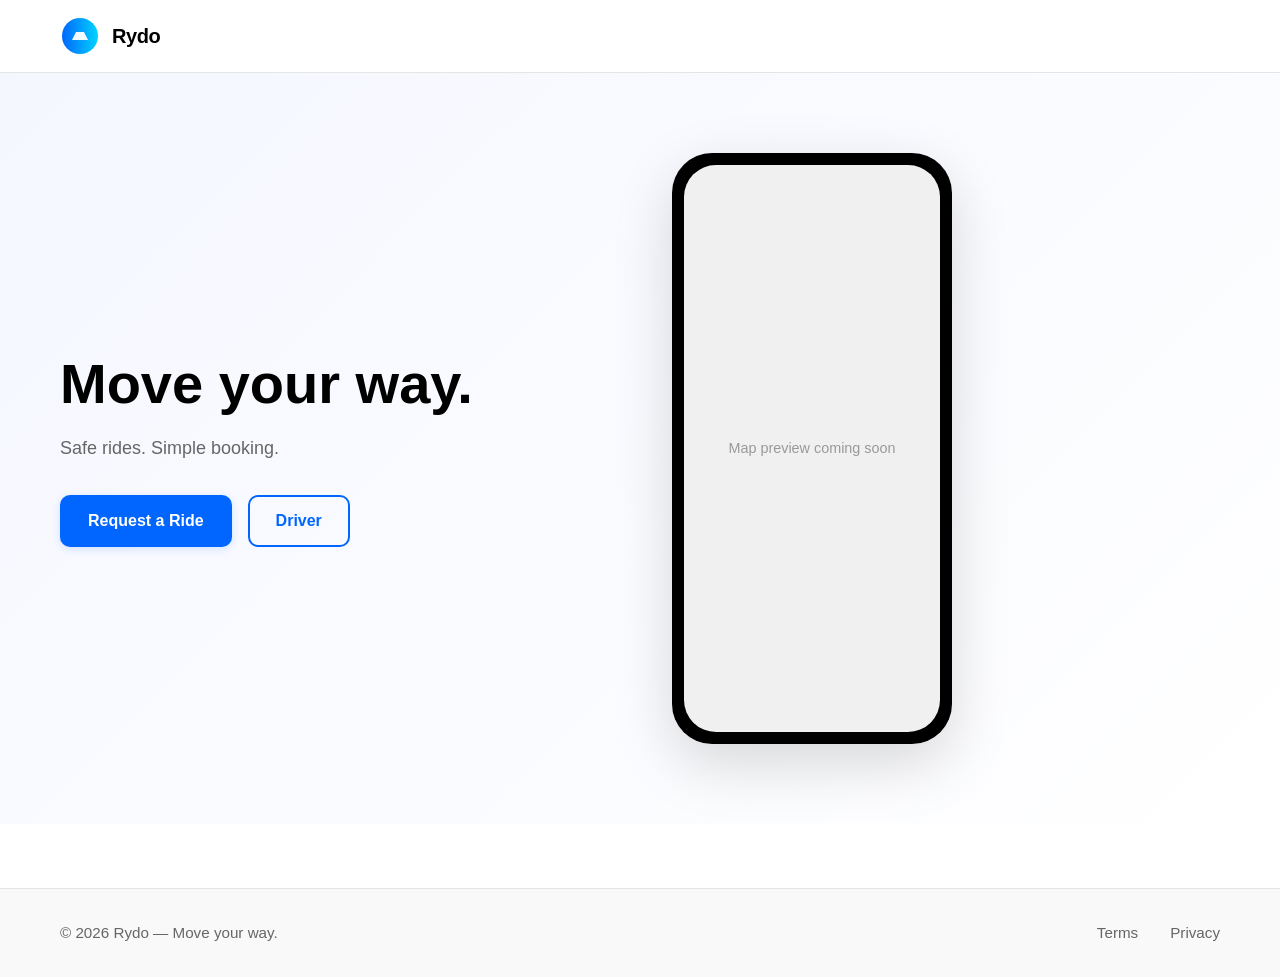
<file: index.html>
<!doctype html>
<html lang="en">
<head>
  <meta charset="utf-8" />
  <meta name="viewport" content="width=device-width, initial-scale=1" />
  <title>Rydo — Move your way.</title>
  <meta name="description" content="Rydo — Move your way. A modern, professional ride-booking platform." />
  <link rel="stylesheet" href="css/styles.css" />
</head>
<body>
  <header class="site-header">
    <div class="container header-inner">
      <a class="brand" href="#" aria-label="Rydo homepage">
        <svg class="brand-mark" width="40" height="40" viewBox="0 0 100 100" aria-hidden="true" focusable="false">
          <defs>
            <linearGradient id="g1" x1="0" x2="1">
              <stop offset="0%" stop-color="#0066ff"/>
              <stop offset="100%" stop-color="#00d4ff"/>
            </linearGradient>
          </defs>
          <circle cx="50" cy="50" r="45" fill="url(#g1)" />
          <path d="M30 60 L40 40 L60 40 L70 60 Z" fill="white" opacity="0.95" />
        </svg>
        <span class="brand-name">Rydo</span>
      </a>
      <!-- Navigation intentionally simplified for a focused booking experience -->
      <nav class="main-nav" aria-label="Primary">
        <!-- kept intentionally empty to avoid distracting links -->
      </nav>
    </div>
  </header>

  <main>
    <section class="hero">
      <div class="container hero-inner">
        <div class="hero-copy">
          <h1 class="hero-title">Move your way.</h1>
          <p class="hero-sub">Safe rides. Simple booking.</p>
          <div class="cta-row">
            <button id="requestRide" class="btn btn-primary">Request a Ride</button>
            <button id="driverBtn" class="btn btn-outline">Driver</button>
          </div>
        </div>
        <div class="hero-visual" aria-hidden="true">
          <div class="phone-mock">
            <div class="phone-screen">
              <div class="map-placeholder">Map preview coming soon</div>
            </div>
          </div>
        </div>
      </div>
    </section>

    <!-- Removed: Why choose Rydo? and How it works sections to keep the homepage focused on booking -->

  </main>

  <footer class="site-footer">
    <div class="container footer-inner">
      <div>© <span id="year"></span> Rydo — Move your way.</div>
      <div class="footer-links">
        <a href="#">Terms</a>
        <a href="#">Privacy</a>
      </div>
    </div>
  </footer>

  <!-- Simple modal for button feedback -->
  <div id="modal" class="modal" role="dialog" aria-modal="true" aria-hidden="true">
    <div class="modal-panel">
      <h3 id="modal-title">Coming soon</h3>
      <p id="modal-message">Feature coming in the next step.</p>
      <div class="modal-actions">
        <button id="modalClose" class="btn btn-primary">Close</button>
      </div>
    </div>
  </div>

  <!-- Ride request modal -->
  <div id="rideRequestModal" class="modal" role="dialog" aria-modal="true" aria-hidden="true" aria-labelledby="rideRequestTitle">
    <div class="modal-panel ride-modal-panel">
      <h3 id="rideRequestTitle">Request a Ride</h3>
      <form id="rideRequestForm">
        <div class="form-row">
          <label for="pickup">Pickup</label>
          <div class="pickup-row">
            <input id="pickup" name="pickup" type="text" placeholder="Enter pickup address or landmark" required />
            <button type="button" id="useLocationBtn" class="btn btn-outline small">Use my location</button>
          </div>
          <!-- hidden fields to store coordinates (kept to preserve existing form fields for Supabase) -->
          <input type="hidden" id="pickupLat" name="pickupLat" />
          <input type="hidden" id="pickupLon" name="pickupLon" />
        </div>
        <div class="form-row">
          <label for="dropoff">Drop-off</label>
          <input id="dropoff" name="dropoff" type="text" placeholder="Enter destination" required />
          <input type="hidden" id="dropoffLat" name="dropoffLat" />
          <input type="hidden" id="dropoffLon" name="dropoffLon" />
        </div>
        <div class="form-row">
          <label for="rideType">Ride type</label>
          <select id="rideType" name="rideType">
            <option value="bike">Bike</option>
            <option value="car">Car</option>
            <option value="tuktuk">Tuk Tuk</option>
          </select>
        </div>
        <div class="form-row small-row">
          <label for="passengers">Passengers</label>
          <input id="passengers" name="passengers" type="number" min="1" max="6" value="1" />
        </div>
        <div class="form-row">
          <label for="notes">Notes (optional)</label>
          <input id="notes" name="notes" type="text" placeholder="Add pickup notes, access info..." />
        </div>

        <!-- Distance & fare display -->
        <div id="rideInfo" class="ride-info" aria-live="polite">
          <div id="distanceDisplay">Distance: —</div>
          <div id="fareDisplay">Estimated Fare: Rs —</div>
        </div>

        <div class="form-actions">
          <button type="button" id="rideCancel" class="btn btn-outline">Cancel</button>
          <button type="submit" id="rideSubmit" class="btn btn-primary">Request Ride</button>
        </div>
      </form>
    </div>
  </div>

  <script src="js/app.js" defer></script>
</body>
</html>
</file>
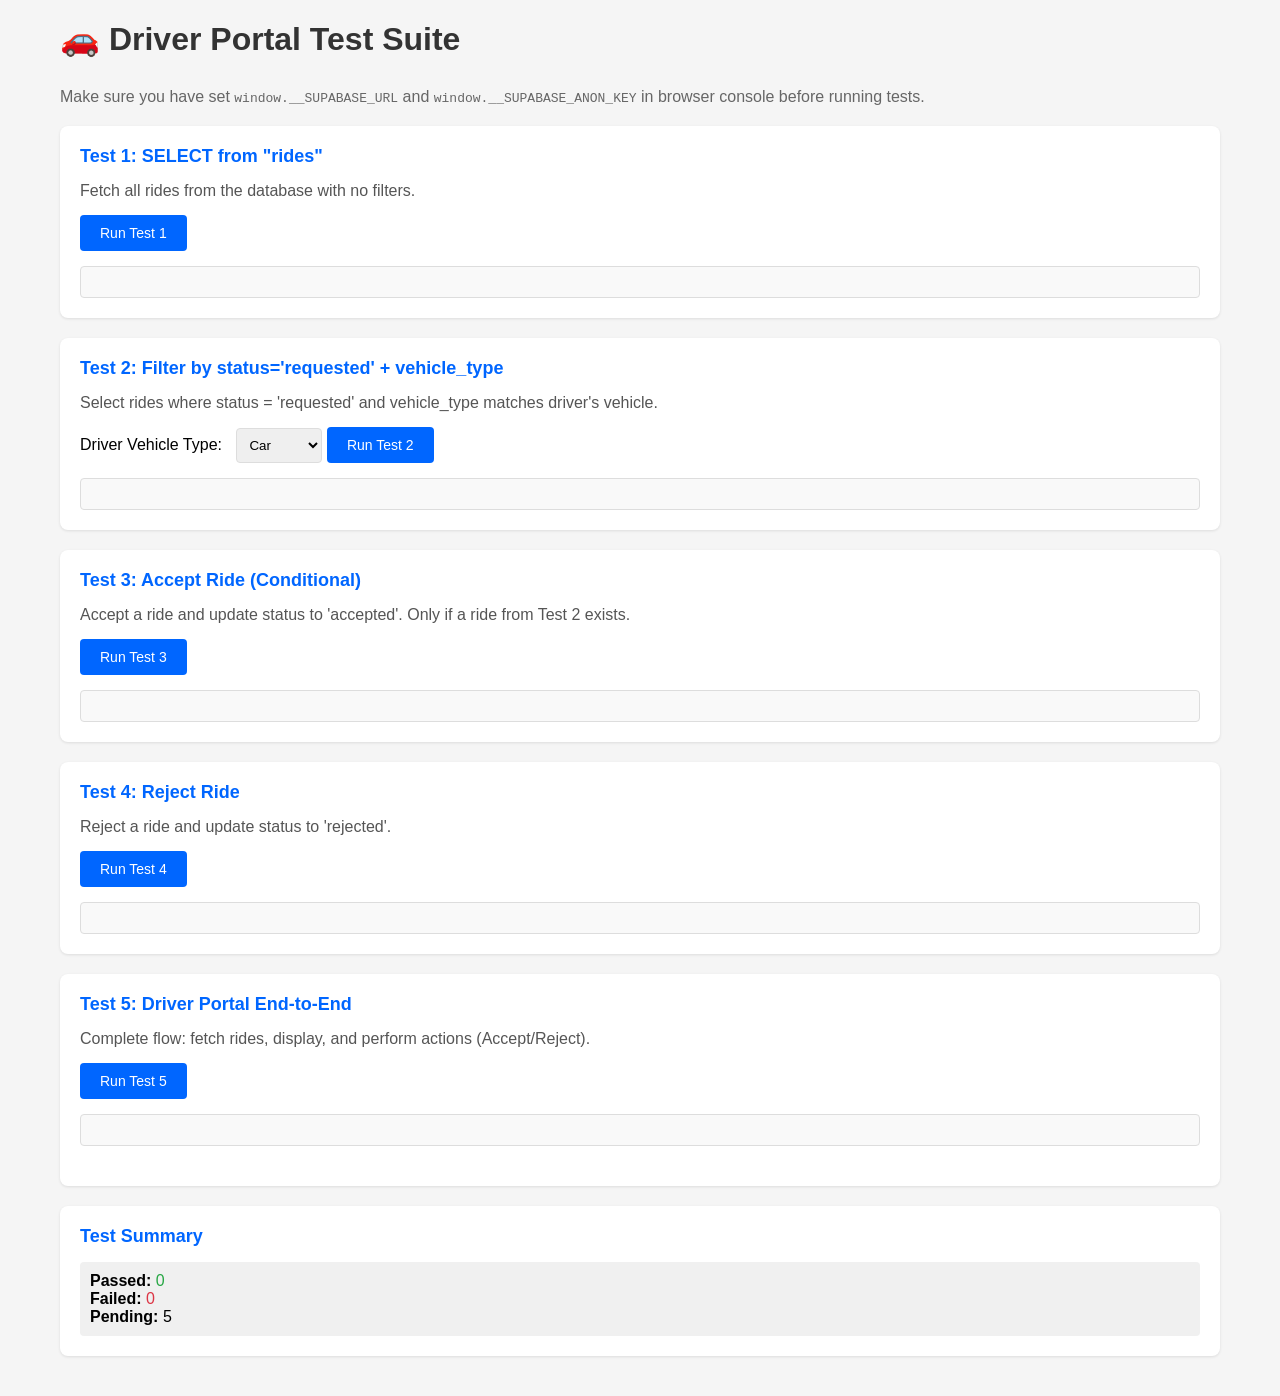
<file: driver-portal-test.html>
<!DOCTYPE html>
<html lang="en">
<head>
  <meta charset="utf-8" />
  <meta name="viewport" content="width=device-width, initial-scale=1" />
  <title>Driver Portal Test Suite</title>
  <style>
    * { margin: 0; padding: 0; box-sizing: border-box; }
    body { font-family: -apple-system, BlinkMacSystemFont, 'Segoe UI', Roboto, sans-serif; background: #f5f5f5; }
    .container { max-width: 1200px; margin: 0 auto; padding: 20px; }
    h1 { color: #333; margin-bottom: 30px; }
    .test-section { background: white; padding: 20px; margin-bottom: 20px; border-radius: 8px; box-shadow: 0 1px 3px rgba(0,0,0,0.1); }
    .test-section h2 { color: #0066ff; margin-bottom: 15px; font-size: 18px; }
    .test-button { background: #0066ff; color: white; border: none; padding: 10px 20px; margin: 5px 5px 5px 0; border-radius: 4px; cursor: pointer; font-size: 14px; }
    .test-button:hover { background: #0052cc; }
    .test-button:disabled { background: #ccc; cursor: not-allowed; }
    .output { background: #f9f9f9; border: 1px solid #ddd; padding: 15px; margin-top: 10px; border-radius: 4px; font-family: 'Courier New', monospace; font-size: 13px; max-height: 400px; overflow-y: auto; }
    .status-pass { color: #28a745; font-weight: bold; }
    .status-fail { color: #dc3545; font-weight: bold; }
    .status-info { color: #17a2b8; }
    .ride-card { background: #f0f0f0; padding: 15px; margin: 10px 0; border-radius: 4px; border-left: 4px solid #0066ff; }
    .ride-card h3 { margin-bottom: 8px; }
    .ride-details { font-size: 13px; line-height: 1.6; }
    .ride-details strong { color: #333; }
    .action-buttons { margin-top: 10px; }
    .btn-accept { background: #28a745; color: white; border: none; padding: 8px 15px; margin-right: 5px; border-radius: 4px; cursor: pointer; font-size: 13px; }
    .btn-accept:hover { background: #218838; }
    .btn-reject { background: #dc3545; color: white; border: none; padding: 8px 15px; border-radius: 4px; cursor: pointer; font-size: 13px; }
    .btn-reject:hover { background: #c82333; }
    .btn-accept:disabled, .btn-reject:disabled { opacity: 0.5; cursor: not-allowed; }
    .error { color: #dc3545; }
    .success { color: #28a745; }
  </style>
</head>
<body>
  <div class="container">
    <h1>🚗 Driver Portal Test Suite</h1>
    <p style="margin-bottom: 20px; color: #666;">
      Make sure you have set <code>window.__SUPABASE_URL</code> and <code>window.__SUPABASE_ANON_KEY</code> 
      in browser console before running tests.
    </p>

    <!-- Test 1: SELECT from rides -->
    <div class="test-section">
      <h2>Test 1: SELECT from "rides"</h2>
      <p style="margin-bottom: 10px; color: #555;">Fetch all rides from the database with no filters.</p>
      <button class="test-button" id="test1Btn">Run Test 1</button>
      <div class="output" id="test1Output"></div>
    </div>

    <!-- Test 2: Filter by status='requested' + vehicle_type match -->
    <div class="test-section">
      <h2>Test 2: Filter by status='requested' + vehicle_type</h2>
      <p style="margin-bottom: 10px; color: #555;">
        Select rides where status = 'requested' and vehicle_type matches driver's vehicle.
      </p>
      <label for="vehicleType" style="margin-right: 10px;">Driver Vehicle Type:</label>
      <select id="vehicleType" style="padding: 8px; border: 1px solid #ddd; border-radius: 4px;">
        <option value="bike">Bike</option>
        <option value="car" selected>Car</option>
        <option value="tuktuk">Tuk Tuk</option>
      </select>
      <button class="test-button" id="test2Btn">Run Test 2</button>
      <div class="output" id="test2Output"></div>
    </div>

    <!-- Test 3: Conditional Accept -->
    <div class="test-section">
      <h2>Test 3: Accept Ride (Conditional)</h2>
      <p style="margin-bottom: 10px; color: #555;">
        Accept a ride and update status to 'accepted'. Only if a ride from Test 2 exists.
      </p>
      <button class="test-button" id="test3Btn">Run Test 3</button>
      <div class="output" id="test3Output"></div>
    </div>

    <!-- Test 4: Reject -->
    <div class="test-section">
      <h2>Test 4: Reject Ride</h2>
      <p style="margin-bottom: 10px; color: #555;">
        Reject a ride and update status to 'rejected'.
      </p>
      <button class="test-button" id="test4Btn">Run Test 4</button>
      <div class="output" id="test4Output"></div>
    </div>

    <!-- Test 5: Driver Portal End-to-End -->
    <div class="test-section">
      <h2>Test 5: Driver Portal End-to-End</h2>
      <p style="margin-bottom: 10px; color: #555;">
        Complete flow: fetch rides, display, and perform actions (Accept/Reject).
      </p>
      <button class="test-button" id="test5Btn">Run Test 5</button>
      <div class="output" id="test5Output"></div>
      <div id="portalDisplay" style="margin-top: 20px;"></div>
    </div>

    <!-- Summary -->
    <div class="test-section">
      <h2>Test Summary</h2>
      <div id="summary" style="padding: 10px; background: #f0f0f0; border-radius: 4px;"></div>
    </div>
  </div>

  <script>
    // State
    let testResults = {
      test1: null,
      test2: null,
      test3: null,
      test4: null,
      test5: null
    };
    let supabaseUrl = "https://wcxudwifqhnejsdtwqyr.supabase.co";
let supabaseAnonKey = "sb_publishable_UX9JBrTM51l4KnHdd-_3KQ_Ux9WB_dJ";
    let lastFetchedRides = [];
    let selectedRideId = null;
    let acceptedRideId = null;
window.__SUPABASE_URL = supabaseUrl;
window.__SUPABASE_ANON_KEY = supabaseAnonKey;
    // Supabase client (minimal implementation)
    const supabase = {
      async query(table, filters = {}) {
        if (!supabaseUrl || !supabaseAnonKey) {
          throw new Error('Supabase credentials not set. Set window.__SUPABASE_URL and window.__SUPABASE_ANON_KEY');
        }
        let query = `${supabaseUrl}/rest/v1/${table}?`;
        const params = new URLSearchParams();
        
        // Add filters
        Object.entries(filters).forEach(([key, value]) => {
          if (value !== undefined) {
            params.append(key, `eq.${value}`);
          }
        });

        if (params.toString()) query += params.toString();

        const res = await fetch(query, {
          headers: {
            'apikey': supabaseAnonKey,
            'Authorization': `Bearer ${supabaseAnonKey}`,
            'Content-Type': 'application/json'
          }
        });

        if (!res.ok) {
          const error = await res.text();
          throw new Error(`[${res.status}] ${error}`);
        }
        return res.json();
      },

      async updateRow(table, id, updates) {
        if (!supabaseUrl || !supabaseAnonKey) {
          throw new Error('Supabase credentials not set.');
        }
        const url = `${supabaseUrl}/rest/v1/${table}?id=eq.${id}`;
        const res = await fetch(url, {
          method: 'PATCH',
          headers: {
            'apikey': supabaseAnonKey,
            'Authorization': `Bearer ${supabaseAnonKey}`,
            'Content-Type': 'application/json'
          },
          body: JSON.stringify(updates)
        });

        if (!res.ok) {
          const error = await res.text();
          throw new Error(`[${res.status}] ${error}`);
        }
        return res.json();
      }
    };

    function logOutput(elementId, text, isError = false) {
      const el = document.getElementById(elementId);
      if (el) {
        el.innerHTML += `<div class="${isError ? 'error' : ''}">${escapeHtml(text)}</div>`;
        el.scrollTop = el.scrollHeight;
      }
    }

    function clearOutput(elementId) {
      const el = document.getElementById(elementId);
      if (el) el.innerHTML = '';
    }

    function escapeHtml(text) {
      const map = { '&': '&amp;', '<': '&lt;', '>': '&gt;', '"': '&quot;', "'": '&#039;' };
      return String(text).replace(/[&<>"']/g, m => map[m]);
    }

    function updateSummary() {
      const summary = document.getElementById('summary');
      const passed = Object.values(testResults).filter(r => r === true).length;
      const failed = Object.values(testResults).filter(r => r === false).length;
      const pending = Object.values(testResults).filter(r => r === null).length;
      
      summary.innerHTML = `
        <div><strong>Passed:</strong> <span class="success">${passed}</span></div>
        <div><strong>Failed:</strong> <span class="error">${failed}</span></div>
        <div><strong>Pending:</strong> ${pending}</div>
      `;
    }

    // Test 1: SELECT all rides
    document.getElementById('test1Btn').addEventListener('click', async () => {
      clearOutput('test1Output');
      logOutput('test1Output', '⏳ Fetching all rides...');

      try {
        const rides = await supabase.query('rides');
        logOutput('test1Output', `<span class="status-pass">✅ SUCCESS:</span> Fetched ${rides.length} ride(s)`);
        logOutput('test1Output', `<pre>${JSON.stringify(rides, null, 2)}</pre>`);
        lastFetchedRides = rides;
        testResults.test1 = true;
      } catch (err) {
        logOutput('test1Output', `<span class="status-fail">❌ FAILED:</span> ${err.message}`, true);
        testResults.test1 = false;
      }
      updateSummary();
    });

    // Test 2: Filter by status + vehicle_type
    document.getElementById('test2Btn').addEventListener('click', async () => {
      clearOutput('test2Output');
      const vehicleType = document.getElementById('vehicleType').value;
      logOutput('test2Output', `⏳ Fetching rides where status='requested' AND vehicle_type='${vehicleType}'...`);

      try {
        // Note: This is a simplified filter. Real Supabase RLS will enforce the filters server-side.
        const rides = await supabase.query('rides', { status: 'requested', vehicle_type: vehicleType });
        
        if (rides.length === 0) {
          logOutput('test2Output', `<span class="status-info">ℹ️ No rides found with status='requested' and vehicle_type='${vehicleType}'</span>`);
        } else {
          logOutput('test2Output', `<span class="status-pass">✅ SUCCESS:</span> Fetched ${rides.length} matching ride(s)`);
        }

        rides.forEach(ride => {
          logOutput('test2Output', `<div class="ride-card">
            <h3>#${ride.id}</h3>
            <div class="ride-details">
              <div><strong>Pickup:</strong> ${escapeHtml(ride.pickup_location)}</div>
              <div><strong>Dropoff:</strong> ${escapeHtml(ride.dropoff_location)}</div>
              <div><strong>Type:</strong> ${escapeHtml(ride.vehicle_type)}</div>
              <div><strong>Status:</strong> ${escapeHtml(ride.status)}</div>
              <div><strong>Passengers:</strong> ${ride.passengers}</div>
              <div><strong>Fare:</strong> Rs ${ride.estimated_fare}</div>
            </div>
          </div>`);
        });

        if (rides.length > 0) {
          selectedRideId = rides[0].id;
        }
        testResults.test2 = rides.length > 0;
      } catch (err) {
        logOutput('test2Output', `<span class="status-fail">❌ FAILED:</span> ${err.message}`, true);
        testResults.test2 = false;
      }
      updateSummary();
    });

    // Test 3: Conditional Accept
    document.getElementById('test3Btn').addEventListener('click', async () => {
      clearOutput('test3Output');

      if (!selectedRideId) {
        logOutput('test3Output', '<span class="status-fail">❌ FAILED:</span> No ride selected. Run Test 2 first.', true);
        testResults.test3 = false;
        updateSummary();
        return;
      }

      logOutput('test3Output', `⏳ Accepting ride #${selectedRideId}...`);

      try {
        await supabase.updateRow('rides', selectedRideId, { status: 'accepted', driver_id: 1 });
        logOutput('test3Output', `<span class="status-pass">✅ SUCCESS:</span> Ride #${selectedRideId} accepted`);
        acceptedRideId = selectedRideId;
        testResults.test3 = true;
      } catch (err) {
        logOutput('test3Output', `<span class="status-fail">❌ FAILED:</span> ${err.message}`, true);
        testResults.test3 = false;
      }
      updateSummary();
    });

    // Test 4: Reject
    document.getElementById('test4Btn').addEventListener('click', async () => {
      clearOutput('test4Output');

      if (!selectedRideId) {
        logOutput('test4Output', '<span class="status-fail">❌ FAILED:</span> No ride selected. Run Test 2 first.', true);
        testResults.test4 = false;
        updateSummary();
        return;
      }

      const rideToReject = acceptedRideId ? (selectedRideId !== acceptedRideId ? selectedRideId : null) : selectedRideId;
      
      if (!rideToReject) {
        logOutput('test4Output', '<span class="status-info">ℹ️ Skipping Test 4:</span> Cannot reject the accepted ride. Run Test 2 again to get a new ride, then run Test 4.', true);
        testResults.test4 = null;
        updateSummary();
        return;
      }

      logOutput('test4Output', `⏳ Rejecting ride #${rideToReject}...`);

      try {
        await supabase.updateRow('rides', rideToReject, { status: 'rejected' });
        logOutput('test4Output', `<span class="status-pass">✅ SUCCESS:</span> Ride #${rideToReject} rejected`);
        testResults.test4 = true;
      } catch (err) {
        logOutput('test4Output', `<span class="status-fail">❌ FAILED:</span> ${err.message}`, true);
        testResults.test4 = false;
      }
      updateSummary();
    });

    // Test 5: End-to-End
    document.getElementById('test5Btn').addEventListener('click', async () => {
      clearOutput('test5Output');
      const portalDisplay = document.getElementById('portalDisplay');
      portalDisplay.innerHTML = '';

      logOutput('test5Output', '⏳ Loading driver portal...');

      try {
        const vehicleType = document.getElementById('vehicleType').value;
        const rides = await supabase.query('rides', { status: 'requested', vehicle_type: vehicleType });

        if (rides.length === 0) {
          logOutput('test5Output', `<span class="status-info">ℹ️ No pending rides for ${vehicleType} drivers</span>`);
          testResults.test5 = true;
        } else {
          logOutput('test5Output', `<span class="status-pass">✅ SUCCESS:</span> Loaded ${rides.length} ride(s). Ready for driver actions.`);
          
          // Display interactive portal
          let html = '<div style="margin-top: 20px;">';
          rides.forEach(ride => {
            html += `
              <div class="ride-card">
                <h3>Ride #${ride.id}</h3>
                <div class="ride-details">
                  <div><strong>Pickup:</strong> ${escapeHtml(ride.pickup_location)}</div>
                  <div><strong>Dropoff:</strong> ${escapeHtml(ride.dropoff_location)}</div>
                  <div><strong>Type:</strong> ${escapeHtml(ride.vehicle_type)}</div>
                  <div><strong>Passengers:</strong> ${ride.passengers}</div>
                  <div><strong>Fare:</strong> Rs ${ride.estimated_fare}</div>
                  <div><strong>Status:</strong> ${escapeHtml(ride.status)}</div>
                </div>
                <div class="action-buttons">
                  <button class="btn-accept" onclick="acceptRideFromPortal(${ride.id})">✅ Accept</button>
                  <button class="btn-reject" onclick="rejectRideFromPortal(${ride.id})">❌ Reject</button>
                </div>
              </div>
            `;
          });
          html += '</div>';
          portalDisplay.innerHTML = html;
          testResults.test5 = true;
        }
      } catch (err) {
        logOutput('test5Output', `<span class="status-fail">❌ FAILED:</span> ${err.message}`, true);
        testResults.test5 = false;
      }
      updateSummary();
    });

    // Global functions for portal action buttons
    window.acceptRideFromPortal = async (rideId) => {
      const btn = event.target;
      btn.disabled = true;
      btn.textContent = '⏳ Accepting...';
      try {
        await supabase.updateRow('rides', rideId, { status: 'accepted', driver_id: 1 });
        btn.textContent = '✅ Accepted';
        btn.nextElementSibling.disabled = true;
      } catch (err) {
        alert('Error: ' + err.message);
        btn.disabled = false;
        btn.textContent = '✅ Accept';
      }
    };

    window.rejectRideFromPortal = async (rideId) => {
      const btn = event.target;
      btn.disabled = true;
      btn.textContent = '⏳ Rejecting...';
      try {
        await supabase.updateRow('rides', rideId, { status: 'rejected' });
        btn.textContent = '❌ Rejected';
        btn.previousElementSibling.disabled = true;
      } catch (err) {
        alert('Error: ' + err.message);
        btn.disabled = false;
        btn.textContent = '❌ Reject';
      }
    };

    // Initialize
    updateSummary();
    console.log('Driver Portal Test Suite loaded. Make sure Supabase credentials are set.');
  </script>
</body>
</html>
</file>
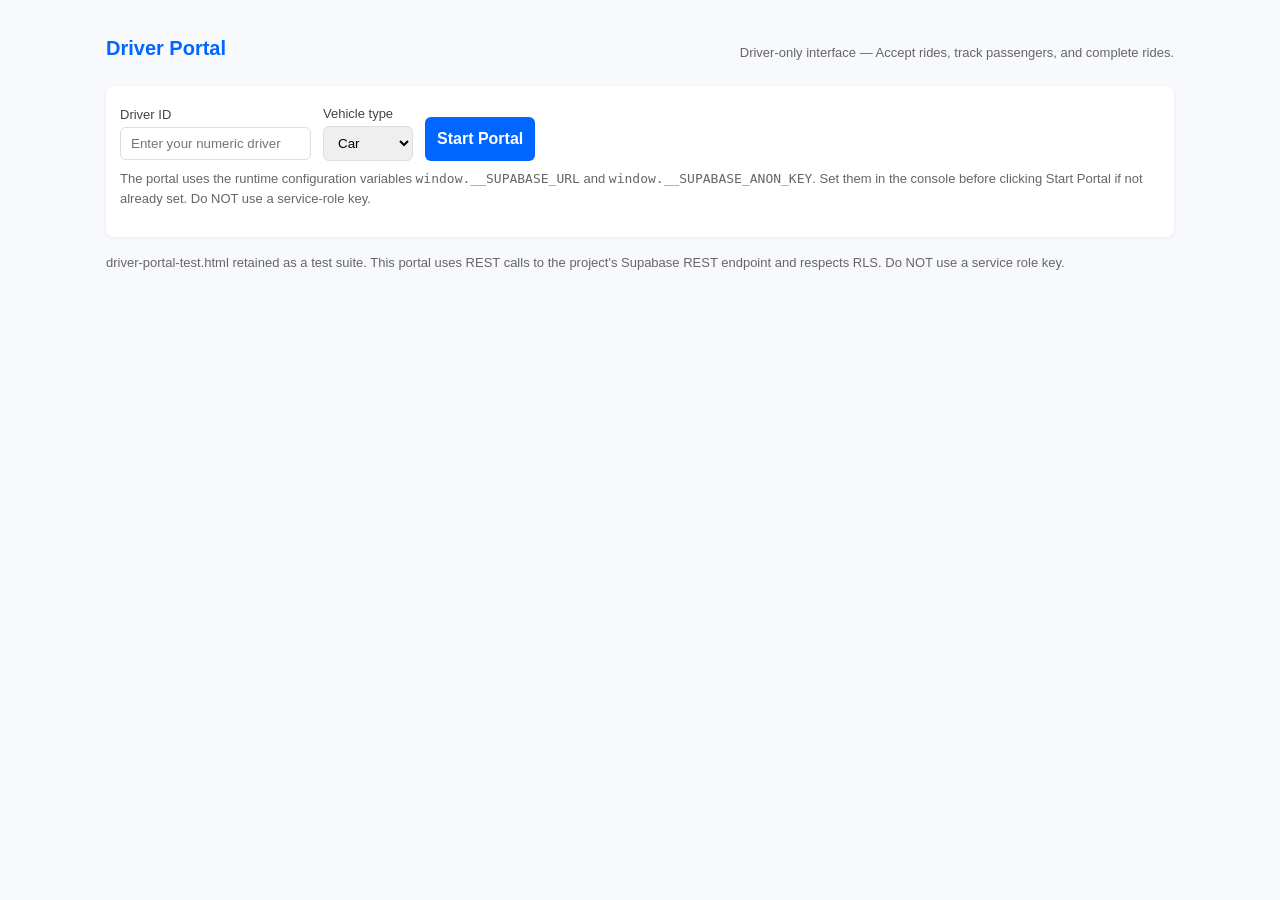
<file: driver-portal.html>
<!doctype html>
<html lang="en">
<head>
  <meta charset="utf-8" />
  <meta name="viewport" content="width=device-width, initial-scale=1" />
  <title>Driver Portal — Rydo</title>
  <link rel="stylesheet" href="css/styles.css" />
  <style>
    body { font-family: -apple-system,BlinkMacSystemFont,Segoe UI,Roboto,Helvetica,Arial,sans-serif; background:#f7f9fc; color:#222; }
    .container { max-width:1100px; margin:20px auto; padding:16px; }
    header { display:flex; align-items:center; justify-content:space-between; margin-bottom:16px; }
    h1 { font-size:20px; color:#0066ff; }
    .panel { background:white; padding:14px; border-radius:8px; box-shadow:0 1px 4px rgba(0,0,0,0.06); margin-bottom:16px; }
    .row { display:flex; gap:12px; align-items:center; flex-wrap:wrap; }
    label { font-size:13px; color:#444; }
    input[type="text"], select, input[type="number"] { padding:8px 10px; border:1px solid #ddd; border-radius:6px; }
    button.btn { background:#0066ff; color:white; border:none; padding:8px 12px; border-radius:6px; cursor:pointer; }
    button.ghost { background:transparent; border:1px solid #ddd; color:#333; }
    .ride-list { display:flex; flex-direction:column; gap:12px; margin-top:12px; }
    .ride-card { border-left:4px solid #0066ff; background:#f9fbff; padding:10px; border-radius:6px; display:flex; justify-content:space-between; gap:12px; align-items:flex-start; }
    .ride-meta { font-size:13px; }
    .actions { display:flex; gap:8px; }
    .btn-accept { background:#28a745; color:white; border:none; padding:6px 10px; border-radius:6px; cursor:pointer; }
    .btn-disabled { opacity:0.6; cursor:not-allowed; }
    .tracking { margin-top:12px; display:grid; grid-template-columns:1fr 320px; gap:12px; align-items:start; }
    .map-placeholder { min-height:220px; background:#e9eef8; border-radius:6px; display:flex; align-items:center; justify-content:center; color:#556; font-size:14px; padding:12px; }
    .history { margin-top:12px; }
    .stat { font-weight:600; }
    .small { font-size:13px; color:#666; }
    .note { margin-top:8px; font-size:13px; color:#666; }
  </style>
</head>
<body>
  <div class="container">
    <header>
      <h1>Driver Portal</h1>
      <div class="small">Driver-only interface — Accept rides, track passengers, and complete rides.</div>
    </header>

    <section class="panel" id="setupPanel">
      <div class="row">
        <div>
          <label for="driverId">Driver ID</label><br/>
          <input id="driverId" type="number" min="1" placeholder="Enter your numeric driver id" />
        </div>

        <div>
          <label for="driverVehicle">Vehicle type</label><br/>
          <select id="driverVehicle">
            <option value="car">Car</option>
            <option value="bike">Bike</option>
            <option value="tuktuk">Tuk Tuk</option>
          </select>
        </div>

        <div style="align-self:end;">
          <button id="startPortalBtn" class="btn">Start Portal</button>
        </div>
      </div>

      <p class="note">
        The portal uses the runtime configuration variables <code>window.__SUPABASE_URL</code> and <code>window.__SUPABASE_ANON_KEY</code>.
        Set them in the console before clicking Start Portal if not already set. Do NOT use a service-role key.
      </p>
    </section>

    <section class="panel" id="pendingPanel" style="display:none;">
      <div style="display:flex; justify-content:space-between; align-items:center;">
        <div>
          <strong>Pending rides</strong>
          <div class="small" id="pendingSubtitle">Showing rides for vehicle: <span id="currentVehicleLabel"></span></div>
        </div>
        <div class="row">
          <button id="refreshBtn" class="ghost">Refresh</button>
          <button id="pollToggleBtn" class="ghost">Enable Polling</button>
        </div>
      </div>

      <div class="ride-list" id="rideList">
        <!-- ride cards inserted here -->
      </div>
    </section>

    <section class="panel" id="activePanel" style="display:none;">
      <div style="display:flex; justify-content:space-between; align-items:center;">
        <div>
          <strong>Active ride</strong>
          <div class="small" id="activeRideIdLabel"></div>
        </div>
        <div class="row">
          <div class="small">Status: <span id="activeStatus" class="stat"></span></div>
        </div>
      </div>

      <div class="tracking" id="trackingArea">
        <div>
          <div class="ride-meta" id="activeRideDetails"></div>

          <div style="margin-top:12px;" id="driverControls">
            <div class="row">
              <button id="arrivingBtn" class="btn ghost" disabled>Arriving</button>
              <button id="startRideBtn" class="btn" disabled>Start Ride</button>
              <button id="completeRideBtn" class="btn" style="background:#28a745" disabled>Complete Ride</button>
            </div>
            <div class="note">Only passenger can cancel. No Reject or Cancel for driver.</div>
          </div>

          <div style="margin-top:12px;">
            <strong>Navigation</strong>
            <div class="small">Open native navigation to pickup or dropoff. Uses available coordinates if present.</div>
            <div style="margin-top:8px;">
              <button id="navToPickupBtn" class="ghost" disabled>Navigate to pickup</button>
              <button id="navToDropoffBtn" class="ghost" disabled>Navigate to dropoff</button>
            </div>
          </div>
        </div>

        <div>
          <div class="map-placeholder" id="mapBox">Driver location and passenger tracking map</div>
          <div style="margin-top:10px;">
            <div><strong>Your location:</strong> <span id="driverLocationLabel">—</span></div>
            <div><strong>Passenger location:</strong> <span id="passengerLocationLabel">—</span></div>
          </div>
        </div>
      </div>
    </section>

    <section class="panel" id="historyPanel" style="display:none;">
      <div style="display:flex; justify-content:space-between; align-items:center;">
        <div><strong>Ride history & Earnings</strong></div>
        <div>
          <div class="small">Total earnings: Rs <span id="totalEarnings">0</span></div>
        </div>
      </div>

      <div class="history" id="historyList"></div>
    </section>

    <footer style="margin-top:10px;" class="small">
      driver-portal-test.html retained as a test suite. This portal uses REST calls to the project's Supabase REST endpoint and respects RLS. Do NOT use a service role key.
    </footer>
  </div>

  <script src="js/driver.js" defer></script>
</body>
</html>
</file>
<file: css/styles.css>
/* ============================================================================
   Rydo — Move your way.
   Modern, professional ride-booking platform styles
   ============================================================================ */

/* Reset and base styles */
* {
  margin: 0;
  padding: 0;
  box-sizing: border-box;
}

html {
  scroll-behavior: smooth;
}

body {
  font-family: -apple-system, BlinkMacSystemFont, 'Segoe UI', 'Roboto', 'Oxygen', 'Ubuntu', 'Cantarell', sans-serif;
  font-size: 16px;
  line-height: 1.6;
  color: #333;
  background-color: #fff;
}

/* Typography */
h1, h2, h3, h4, h5, h6 {
  font-weight: 600;
  line-height: 1.2;
  margin-bottom: 0.5em;
}

h1 {
  font-size: 2.5rem;
}

h2 {
  font-size: 2rem;
}

h3 {
  font-size: 1.25rem;
}

p {
  margin-bottom: 1em;
}

a {
  color: #0066ff;
  text-decoration: none;
}

a:hover {
  text-decoration: underline;
}

/* Container */
.container {
  max-width: 1200px;
  margin: 0 auto;
  padding: 0 20px;
}

/* Header */
.site-header {
  background-color: #fff;
  border-bottom: 1px solid #e5e5e5;
  position: sticky;
  top: 0;
  z-index: 1000;
}

.header-inner {
  display: flex;
  justify-content: space-between;
  align-items: center;
  padding: 1rem 20px;
}

.brand {
  display: flex;
  align-items: center;
  gap: 0.75rem;
  font-weight: 700;
  font-size: 1.25rem;
  color: #000;
}

.brand-mark {
  display: block;
  width: 40px;
  height: 40px;
}

.brand-name {
  letter-spacing: -0.02em;
}

.main-nav {
  display: flex;
  gap: 2rem;
  align-items: center;
}

.nav-link {
  color: #666;
  font-weight: 500;
  transition: color 0.2s ease;
}

.nav-link:hover {
  color: #0066ff;
  text-decoration: none;
}

/* Hero section */
.hero {
  padding: 5rem 0;
  background: linear-gradient(135deg, #f5f7ff 0%, #ffffff 100%);
}

.hero-inner {
  display: grid;
  grid-template-columns: 1fr 1fr;
  gap: 4rem;
  align-items: center;
}

.hero-title {
  font-size: 3.5rem;
  margin-bottom: 1rem;
  color: #000;
}

.hero-sub {
  font-size: 1.125rem;
  color: #666;
  margin-bottom: 2rem;
  line-height: 1.7;
}

.cta-row {
  display: flex;
  gap: 1rem;
  flex-wrap: wrap;
}

/* Phone mock */
.phone-mock {
  background: #000;
  border-radius: 40px;
  padding: 12px;
  box-shadow: 0 20px 60px rgba(0, 0, 0, 0.15);
  aspect-ratio: 9 / 19;
  max-width: 280px;
}

.phone-screen {
  width: 100%;
  height: 100%;
  background: #f0f0f0;
  border-radius: 32px;
  overflow: hidden;
  display: flex;
  align-items: center;
  justify-content: center;
}

.map-placeholder {
  text-align: center;
  color: #999;
  font-size: 0.9rem;
  padding: 2rem;
}

/* ============================================================================
   BUTTON DESIGN SYSTEM
   Modern, professional, consistent styling for all buttons
   ============================================================================ */

/* Base button styles */
.btn {
  /* Layout & sizing */
  display: inline-flex;
  align-items: center;
  justify-content: center;
  padding: 0.875rem 1.75rem;
  min-height: 44px; /* Mobile touch target */
  
  /* Typography */
  font-size: 1rem;
  font-weight: 600;
  line-height: 1.5;
  text-align: center;
  white-space: nowrap;
  
  /* Appearance */
  border: none;
  border-radius: 10px;
  cursor: pointer;
  user-select: none;
  
  /* Interactions */
  transition: all 0.25s cubic-bezier(0.4, 0, 0.2, 1);
  
  /* Accessibility */
  position: relative;
  outline: none;
}

/* Focus state (keyboard navigation) */
.btn:focus-visible {
  outline: 2px solid #0066ff;
  outline-offset: 2px;
}

/* Disabled state */
.btn:disabled {
  opacity: 0.5;
  cursor: not-allowed;
  pointer-events: none;
}

/* Primary button */
.btn-primary {
  background-color: #0066ff;
  color: white;
  box-shadow: 0 2px 8px rgba(0, 102, 255, 0.16);
}

.btn-primary:hover:not(:disabled) {
  background-color: #0052cc;
  box-shadow: 0 6px 20px rgba(0, 102, 255, 0.28);
  transform: translateY(-2px);
}

.btn-primary:active:not(:disabled) {
  background-color: #003d99;
  box-shadow: 0 2px 8px rgba(0, 102, 255, 0.16);
  transform: translateY(0);
}

/* Outline button (secondary) */
.btn-outline {
  background-color: transparent;
  color: #0066ff;
  border: 2px solid #0066ff;
  box-shadow: none;
  padding: calc(0.875rem - 2px) calc(1.75rem - 2px); /* Account for border */
}

.btn-outline:hover:not(:disabled) {
  background-color: #f0f7ff;
  border-color: #0052cc;
  color: #0052cc;
  box-shadow: 0 4px 12px rgba(0, 102, 255, 0.12);
  transform: translateY(-2px);
}

.btn-outline:active:not(:disabled) {
  background-color: #e6eeff;
  border-color: #003d99;
  color: #003d99;
  box-shadow: none;
  transform: translateY(0);
}

/* Small button variant */
.btn.small {
  padding: 0.5rem 1rem;
  min-height: 36px;
  font-size: 0.9rem;
  font-weight: 600;
}

.btn.small.btn-primary {
  box-shadow: 0 1px 4px rgba(0, 102, 255, 0.12);
}

.btn.small.btn-primary:hover:not(:disabled) {
  box-shadow: 0 4px 12px rgba(0, 102, 255, 0.20);
}

.btn.small.btn-outline {
  padding: calc(0.5rem - 2px) calc(1rem - 2px);
}

/* Large button variant */
.btn.large {
  padding: 1rem 2rem;
  min-height: 48px;
  font-size: 1.0625rem;
  font-weight: 700;
}

.btn.large.btn-primary {
  box-shadow: 0 4px 12px rgba(0, 102, 255, 0.20);
}

.btn.large.btn-primary:hover:not(:disabled) {
  box-shadow: 0 8px 24px rgba(0, 102, 255, 0.32);
}

.btn.large.btn-outline {
  padding: calc(1rem - 2px) calc(2rem - 2px);
}

/* Full-width button */
.btn.full-width {
  width: 100%;
}

/* Loading state (optional utility class) */
.btn.loading:not(:disabled) {
  color: transparent;
  pointer-events: none;
}

.btn.loading::after {
  content: '';
  position: absolute;
  width: 1em;
  height: 1em;
  border: 2px solid currentColor;
  border-radius: 50%;
  border-top-color: transparent;
  animation: spin 0.6s linear infinite;
  opacity: 0.7;
}

@keyframes spin {
  to {
    transform: rotate(360deg);
  }
}

/* Features section */
.features {
  padding: 5rem 0;
}

.features h2 {
  text-align: center;
  margin-bottom: 3rem;
}

.feature-grid {
  display: grid;
  grid-template-columns: repeat(auto-fit, minmax(280px, 1fr));
  gap: 2rem;
}

.feature {
  padding: 2rem;
  background-color: #f9f9f9;
  border-radius: 12px;
  border: 1px solid #e5e5e5;
  transition: all 0.3s ease;
}

.feature:hover {
  background-color: #f0f7ff;
  border-color: #0066ff;
  box-shadow: 0 8px 24px rgba(0, 102, 255, 0.1);
}

.feature h3 {
  color: #000;
  margin-bottom: 0.75rem;
}

.feature p {
  color: #666;
  margin-bottom: 0;
}

/* How it works section */
.how {
  padding: 5rem 0;
  background-color: #f5f7ff;
}

.how h2 {
  text-align: center;
  margin-bottom: 3rem;
}

.how ol {
  list-style: none;
  counter-reset: step-counter;
  max-width: 600px;
  margin: 0 auto;
}

.how li {
  counter-increment: step-counter;
  margin-bottom: 2rem;
  padding-left: 4rem;
  position: relative;
  font-size: 1.125rem;
  line-height: 1.6;
  color: #333;
}

.how li::before {
  content: counter(step-counter);
  position: absolute;
  left: 0;
  top: 0;
  width: 3rem;
  height: 3rem;
  background: linear-gradient(135deg, #0066ff, #00d4ff);
  color: white;
  border-radius: 50%;
  display: flex;
  align-items: center;
  justify-content: center;
  font-weight: 700;
  font-size: 1.25rem;
}

/* Footer */
.site-footer {
  background-color: #f9f9f9;
  border-top: 1px solid #e5e5e5;
  padding: 2rem 0;
  margin-top: 4rem;
}

.footer-inner {
  display: flex;
  justify-content: space-between;
  align-items: center;
  flex-wrap: wrap;
  gap: 2rem;
}

.footer-inner > div:first-child {
  color: #666;
  font-size: 0.95rem;
}

.footer-links {
  display: flex;
  gap: 2rem;
}

.footer-links a {
  color: #666;
  font-size: 0.95rem;
}

.footer-links a:hover {
  color: #0066ff;
  text-decoration: none;
}

/* Modal */
.modal {
  display: none;
  position: fixed;
  top: 0;
  left: 0;
  width: 100%;
  height: 100%;
  background-color: rgba(0, 0, 0, 0.5);
  z-index: 2000;
  align-items: center;
  justify-content: center;
}

.modal[aria-hidden="false"] {
  display: flex;
}

.modal-panel {
  background-color: white;
  border-radius: 16px;
  padding: 2.5rem;
  max-width: 420px;
  box-shadow: 0 20px 60px rgba(0, 0, 0, 0.3);
  animation: slideUp 0.3s cubic-bezier(0.4, 0, 0.2, 1);
}

@keyframes slideUp {
  from {
    opacity: 0;
    transform: translateY(20px);
  }
  to {
    opacity: 1;
    transform: translateY(0);
  }
}

.modal-panel h3 {
  margin-bottom: 1rem;
  font-size: 1.375rem;
  color: #000;
}

.modal-panel p {
  color: #666;
  margin-bottom: 2rem;
  line-height: 1.6;
}

.modal-actions {
  display: flex;
  gap: 1rem;
  justify-content: flex-end;
}

/* Form elements in modals */
.modal-panel input,
.modal-panel select,
.modal-panel textarea {
  width: 100%;
  padding: 0.875rem;
  font-size: 1rem;
  border: 1px solid #e5e5e5;
  border-radius: 8px;
  transition: all 0.2s ease;
  font-family: inherit;
}

.modal-panel input:focus,
.modal-panel select:focus,
.modal-panel textarea:focus {
  outline: none;
  border-color: #0066ff;
  box-shadow: 0 0 0 3px rgba(0, 102, 255, 0.1);
}

/* Form rows in ride request modal */
.form-row {
  margin-bottom: 1.5rem;
}

.form-row label {
  display: block;
  margin-bottom: 0.5rem;
  font-weight: 600;
  color: #333;
  font-size: 0.95rem;
}

.form-row.small-row {
  margin-bottom: 1rem;
}

.pickup-row {
  display: flex;
  gap: 0.75rem;
  align-items: flex-end;
}

.pickup-row input {
  flex: 1;
}

/* Ride info display */
.ride-info {
  background-color: #f9f9f9;
  border: 1px solid #e5e5e5;
  border-radius: 10px;
  padding: 1rem;
  margin: 1.5rem 0;
  font-size: 0.95rem;
  color: #333;
}

.ride-info > div {
  margin-bottom: 0.5rem;
}

.ride-info > div:last-child {
  margin-bottom: 0;
}

/* Form actions */
.form-actions {
  display: flex;
  gap: 1rem;
  margin-top: 2rem;
  justify-content: flex-end;
}

.form-actions .btn {
  flex: 1;
  min-width: 120px;
}

.form-actions .btn-primary {
  order: 2;
}

.form-actions .btn-outline {
  order: 1;
}

/* Modal ride panel */
.ride-modal-panel {
  max-width: 500px;
}

/* Responsive design */
@media (max-width: 768px) {
  h1 {
    font-size: 2rem;
  }

  h2 {
    font-size: 1.5rem;
  }

  .hero-title {
    font-size: 2.5rem;
  }

  .hero-inner {
    grid-template-columns: 1fr;
    gap: 2rem;
    padding: 2rem 0;
  }

  .hero-visual {
    order: -1;
  }

  .phone-mock {
    max-width: 200px;
    margin: 0 auto;
  }

  .header-inner {
    flex-direction: column;
    gap: 1rem;
  }

  .main-nav {
    gap: 1rem;
    font-size: 0.95rem;
  }

  .cta-row {
    flex-direction: column;
  }

  .cta-row .btn {
    width: 100%;
  }

  .feature-grid {
    grid-template-columns: 1fr;
  }

  .footer-inner {
    flex-direction: column;
    text-align: center;
  }

  .footer-links {
    justify-content: center;
  }

  .how li {
    padding-left: 3.5rem;
  }

  .how li::before {
    width: 2.5rem;
    height: 2.5rem;
    font-size: 1rem;
  }

  /* Modal responsive */
  .modal-panel {
    margin: 1rem;
    max-width: calc(100% - 2rem);
    padding: 2rem;
  }

  .form-row {
    margin-bottom: 1.25rem;
  }

  .pickup-row {
    flex-direction: column;
    gap: 0.5rem;
  }

  .pickup-row input,
  .pickup-row button {
    width: 100%;
  }

  .form-actions {
    flex-direction: column;
  }

  .form-actions .btn {
    width: 100%;
  }

  .modal-actions {
    flex-direction: column;
    justify-content: stretch;
  }

  .modal-actions .btn {
    width: 100%;
  }
}

@media (max-width: 480px) {
  .container {
    padding: 0 16px;
  }

  body {
    font-size: 15px;
  }

  h1 {
    font-size: 1.75rem;
  }

  h2 {
    font-size: 1.25rem;
  }

  .hero-title {
    font-size: 2rem;
  }

  .hero-sub {
    font-size: 1rem;
  }

  /* Button sizing for mobile */
  .btn {
    padding: 0.75rem 1.25rem;
    min-height: 44px;
    font-size: 0.95rem;
    font-weight: 600;
  }

  .btn.small {
    padding: 0.5rem 0.875rem;
    min-height: 36px;
    font-size: 0.875rem;
  }

  .btn.large {
    padding: 0.875rem 1.5rem;
    min-height: 44px;
    font-size: 1rem;
  }

  .main-nav {
    flex-direction: column;
    gap: 0.5rem;
  }

  .header-inner {
    padding: 0.75rem 16px;
  }

  .modal-panel {
    margin: 1rem;
    padding: 1.5rem;
  }

  .modal-panel h3 {
    font-size: 1.125rem;
  }

  .form-row label {
    font-size: 0.9rem;
  }

  .ride-info {
    font-size: 0.9rem;
    padding: 0.875rem;
  }

  /* Make the map placeholder smaller on very small phones */
  .map-placeholder {
    height: 150px;
    min-height: 0;
    padding: 0.5rem;
    width: 100%;
    overflow: hidden;
  }

  /* Compact phone mock on very small screens to avoid tall aspect-ratio */
  .phone-mock {
    width: 100%;
    max-width: 150px;
    height: 180px;
    aspect-ratio: auto;
    margin: 0 auto;
  }

  .phone-screen {
    height: 100%;
  }
}

/* ---------------------------------------------------------------------------
   Ride request modal adjustments (keep changes scoped to ride modal)
   - Smaller max width, reduced padding on small screens
   - Constrain height to viewport and allow internal scrolling
   - Reduce font sizes, padding, and button sizes inside the ride modal
   - Prevent horizontal overflow
   --------------------------------------------------------------------------- */
.ride-modal-panel {
  /* slightly smaller than default to better fit narrow screens */
  max-width: 420px;
  padding: 1rem;
  max-height: calc(100vh - 2rem);
  overflow-y: auto;
  overflow-x: hidden;
  -webkit-overflow-scrolling: touch;
  box-shadow: 0 12px 40px rgba(0, 0, 0, 0.25);
}

/* Tighter sizing specifically inside the ride request modal */
.ride-modal-panel h3 {
  font-size: 1.125rem;
  margin-bottom: 0.5rem;
}

.ride-modal-panel .form-row {
  margin-bottom: 0.9rem;
}

.ride-modal-panel .form-row label {
  font-size: 0.9rem;
  margin-bottom: 0.35rem;
}

.ride-modal-panel input,
.ride-modal-panel select,
.ride-modal-panel textarea {
  padding: 0.65rem;
  font-size: 0.95rem;
}

.ride-modal-panel .btn {
  padding: 0.6rem 0.9rem;
  min-height: 38px;
  font-size: 0.95rem;
}

.ride-modal-panel .btn.small {
  padding: 0.45rem 0.75rem;
  min-height: 34px;
  font-size: 0.85rem;
}

.ride-modal-panel .ride-info {
  padding: 0.75rem;
  font-size: 0.9rem;
  margin: 1rem 0;
}

.ride-modal-panel .form-actions {
  margin-top: 1rem;
  gap: 0.5rem;
}

@media (max-width: 480px) {
  /* Make the ride request modal tighter on small phones */
  .ride-modal-panel {
    /* much smaller gutters and reduced overall width to avoid horizontal overflow */
    margin: 0.125rem;
    max-width: calc(100% - 0.25rem);
    padding: 0.35rem;
    max-height: calc(100vh - 0.5rem);
    box-shadow: 0 8px 20px rgba(0, 0, 0, 0.20);
    border-radius: 10px;
  }

  .ride-modal-panel h3 {
    font-size: 0.9rem;
    margin-bottom: 0.25rem;
    line-height: 1.1;
  }

  .ride-modal-panel .form-row {
    margin-bottom: 0.45rem;
  }

  .ride-modal-panel .form-row label {
    font-size: 0.78rem;
    margin-bottom: 0.2rem;
    font-weight: 600;
  }

  .ride-modal-panel input,
  .ride-modal-panel select,
  .ride-modal-panel textarea {
    padding: 0.35rem;
    font-size: 0.88rem;
    line-height: 1.15;
    border-radius: 6px;
  }

  /* Reduce input heights and overall vertical spacing */
  .ride-modal-panel .btn {
    padding: 0.35rem 0.6rem;
    min-height: 30px;
    font-size: 0.85rem;
  }

  .ride-modal-panel .btn.small {
    padding: 0.28rem 0.5rem;
    min-height: 28px;
    font-size: 0.78rem;
  }

  .ride-modal-panel .ride-info {
    padding: 0.4rem;
    font-size: 0.8rem;
    margin: 0.45rem 0;
  }

  .ride-modal-panel .form-actions {
    margin-top: 0.5rem;
    gap: 0.25rem;
    flex-direction: column;
  }

  /* Ensure modal content doesn't cause horizontal overflow on very small devices */
  .ride-modal-panel * {
    box-sizing: border-box;
  }
}

/* ---------------------------------------------------------------------------
   Mapbox / Map container styles
   - Ensure the map is responsive on desktop/tablet
   - Fit inside small phones with no horizontal overflow
   - Reduce height on narrow phones to ~220px
   - Keep styling scoped to common map container selectors so functionality isn't affected
   --------------------------------------------------------------------------- */

/* Base map sizing — responsive by default */
.map-container,
.map,
#map,
.mapbox-map,
.mapboxgl-map {
  width: 100%;           /* always fit parent/container */
  max-width: 100%;
  box-sizing: border-box;
  margin: 0 auto;
  overflow: hidden;      /* prevent internal overflow from creating horizontal scroll */
  border-radius: 12px;
  height: 420px;         /* comfortable default for desktop */
  min-height: 200px;
}

/* Tablet adjustment — slightly shorter to balance layout */
@media (max-width: 1024px) {
  .map-container,
  .map,
  #map,
  .mapbox-map,
  .mapboxgl-map {
    height: 360px;
  }
}

@media (max-width: 768px) {
  .map-container,
  .map,
  #map,
  .mapbox-map,
  .mapboxgl-map {
    height: 300px;
  }
}

/* Phones: target 480px and below — make map compact and avoid horizontal overflow */
@media (max-width: 480px) {
  .map-container,
  .map,
  #map,
  .mapbox-map,
  .mapboxgl-map {
    height: 150px !important;       /* reduced small-phone height to fit better */
    width: 100% !important;         /* ensure full-width on very small screens */
    margin: 0 auto;
    padding: 0;
    border-radius: 10px;
    max-width: 100vw;    /* ensure it can't exceed viewport width */
    overflow: hidden;
    overflow-x: hidden;  /* explicitly prevent horizontal overflow */
    box-sizing: border-box;
  }

  /* Prevent mapbox control containers from forcing horizontal scroll on very small screens */
  .map-container .mapboxgl-control-container,
  .map .mapboxgl-control-container,
  #map .mapboxgl-control-container,
  .mapboxgl-map .mapboxgl-control-container {
    max-width: 100%;
    box-sizing: border-box;
  }

  /* Ensure mapbox controls don't cause overflow for the map placeholder */
  .map-placeholder {
    box-sizing: border-box;
  }

[...]
</file>
